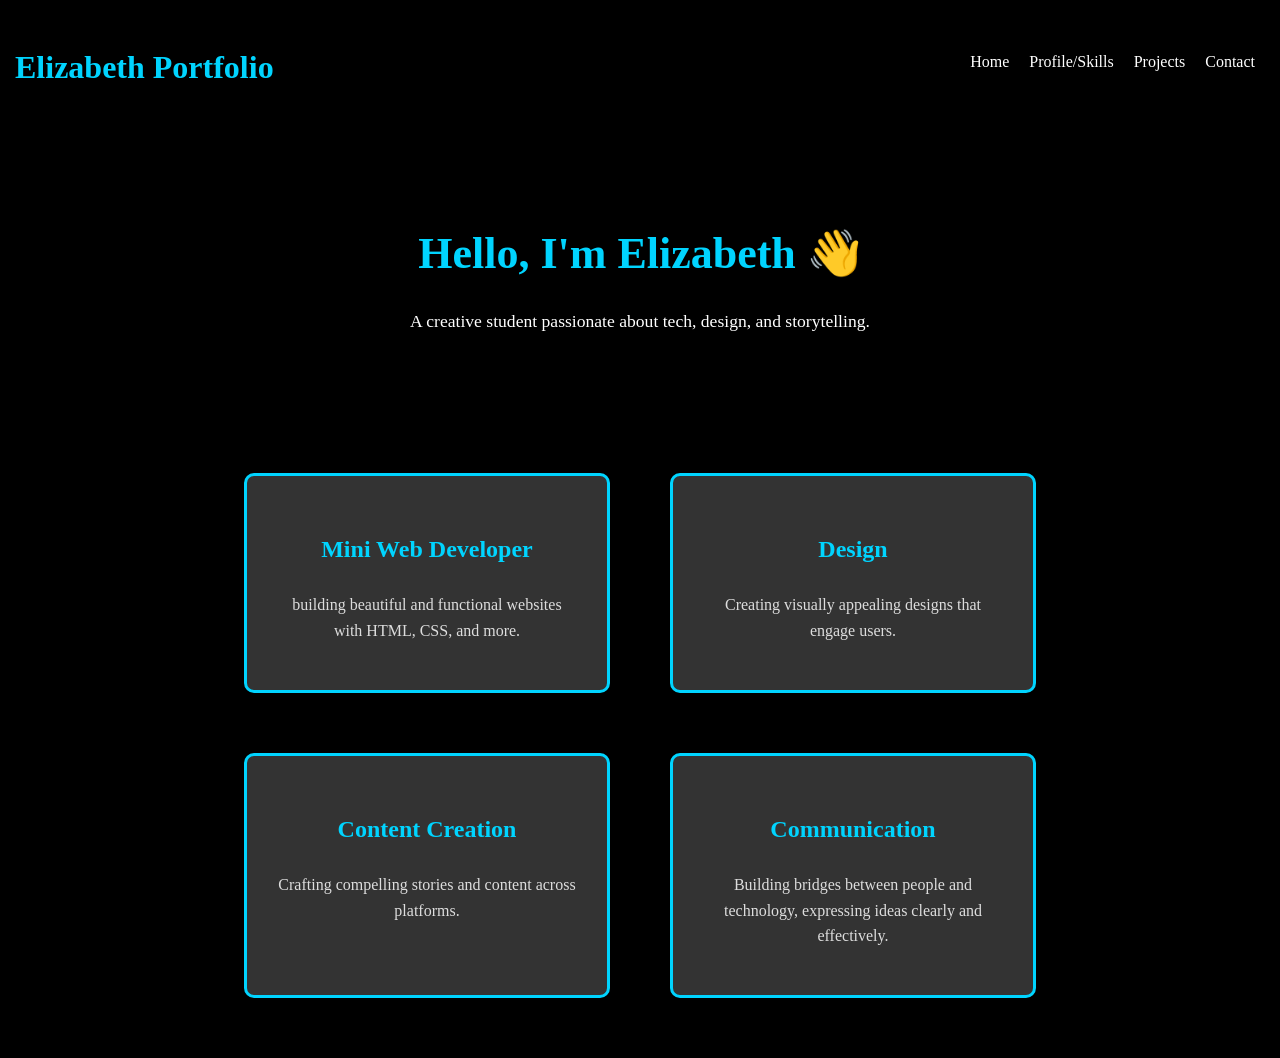
<file: index.html>
<!DOCTYPE html>
<html>
<head>
  <title>Home</title>
  <link rel="stylesheet" href="style.css">
</head>

<body>

<nav>
  <h2>Elizabeth Portfolio</h2>
  <ul>
    <li><a href="index.html">Home</a></li>
    <li><a href="profile.html">Profile/Skills</a></li>
    <li><a href="projects.html">Projects</a></li>
    <li><a href="contact.html">Contact</a></li>
  </ul>
</nav>

<section class="hero">
  <h1>Hello, I'm Elizabeth 👋</h1>
  <p>A creative student passionate about tech, design, and storytelling.</p>
</section>
<section class="home-boxes">
  <div class="box">
    <h3>Mini Web Developer</h3>
    <p>building beautiful and functional websites with HTML, CSS, and more.</p>
  </div>
  <div class="box">
    <h3>Design</h3>
    <p>Creating visually appealing designs that engage users.</p>
  </div>
  <div class="box">
    <h3>Content Creation</h3>
    <p>Crafting compelling stories and content across platforms.</p>
  </div>
  <div class="box">
    <h3>Communication</h3>
    <p>Building bridges between people and technology, expressing ideas clearly and effectively.</p>
  </div>
</section>
</body>
</html>
</file>
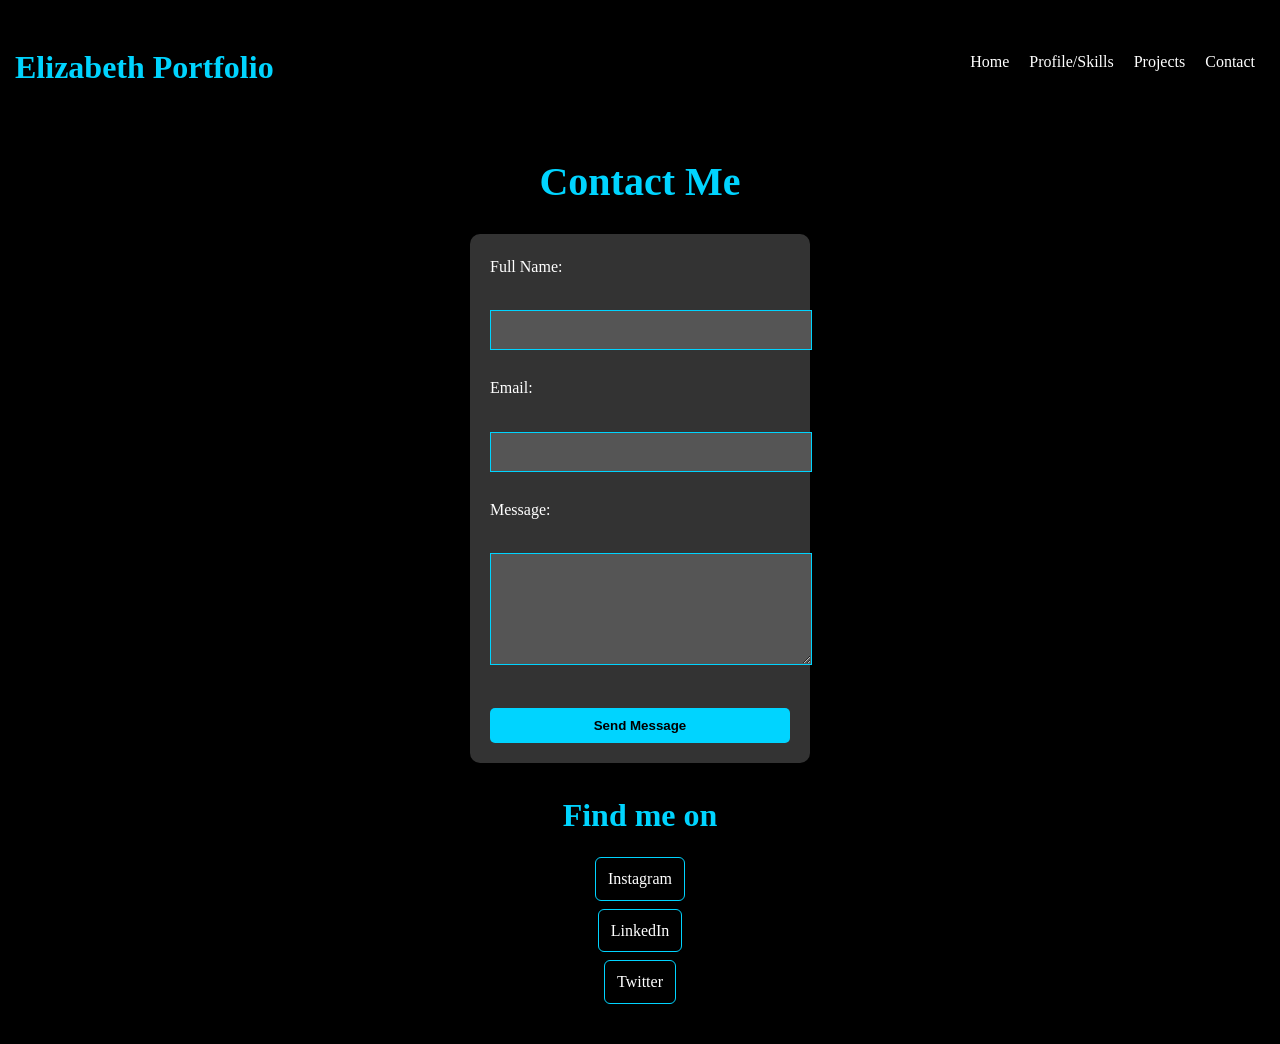
<file: contact.html>
<!DOCTYPE html>
<html>
<head>
  <title>Contact</title>
  <link rel="stylesheet" href="style.css">
</head>

<body>

<nav>
  <h2>Elizabeth Portfolio</h2>
  <ul>
    <li><a href="index.html">Home</a></li>
    <li><a href="profile.html">Profile/Skills</a></li>
    <li><a href="projects.html">Projects</a></li>
    <li><a href="contact.html">Contact</a></li>
  </ul>
</nav>

<h1 style="text-align:center;">Contact Me</h1>

<form>
  <label>Full Name:</label><br>
  <input type="text" required><br><br>

  <label>Email:</label><br>
  <input type="email" required><br><br>

  <label>Message:</label><br>
  <textarea rows="5" required></textarea><br><br>

  <button type="submit">Send Message</button>
</form>

<div class="social-links">
  <h2>Find me on</h2>
  <ul>
    <li><a href="https://www.instagram.com/yourusername" target="_blank" rel="noopener noreferrer">Instagram</a></li>
    <li><a href="https://www.linkedin.com/in/elizabeth-peter-b668203a7" target="_blank" rel="noopener noreferrer">LinkedIn</a></li>
    <li><a href="https://twitter.com/yourusername" target="_blank" rel="noopener noreferrer">Twitter</a></li>
  </ul>
</div>

</body>
</html>
</file>
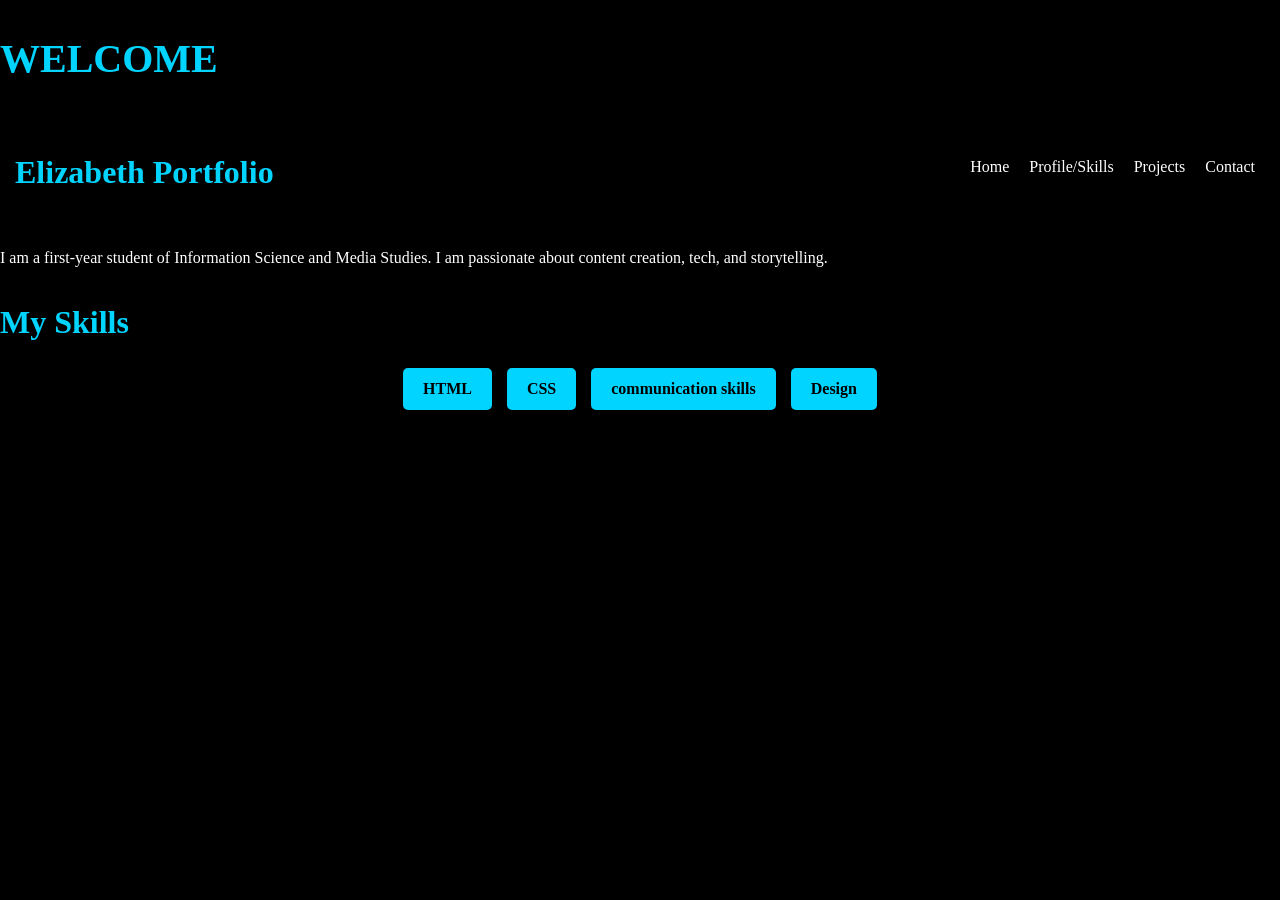
<file: profile.html>
<!DOCTYPE html>
<html>
<head>
  <title>Profile</title>
  <link rel="stylesheet" href="style.css">
</head>

<body>
<header class="banner">
  <h1>WELCOME</h1>
</header> 

<nav>
  <h2>Elizabeth Portfolio</h2>
  <ul>
    <li><a href="index.html">Home</a></li>
    <li><a href="profile.html">Profile/Skills</a></li>
    <li><a href="projects.html">Projects</a></li>
    <li><a href="contact.html">Contact</a></li>
  </ul>
</nav>

<section>
  
  <p>
    I am a first-year student of Information Science and Media Studies.
    I am passionate about content creation, tech, and storytelling.
  </p>

  <h2>My Skills</h2>
  <div class="skills-container">
    <button class="skill-btn">HTML</button>
    <button class="skill-btn">CSS</button>    
    <button class="skill-btn">communication skills</button>
    <button class="skill-btn">Design</button>
  </div>
</section>

</body>
</html>
</file>
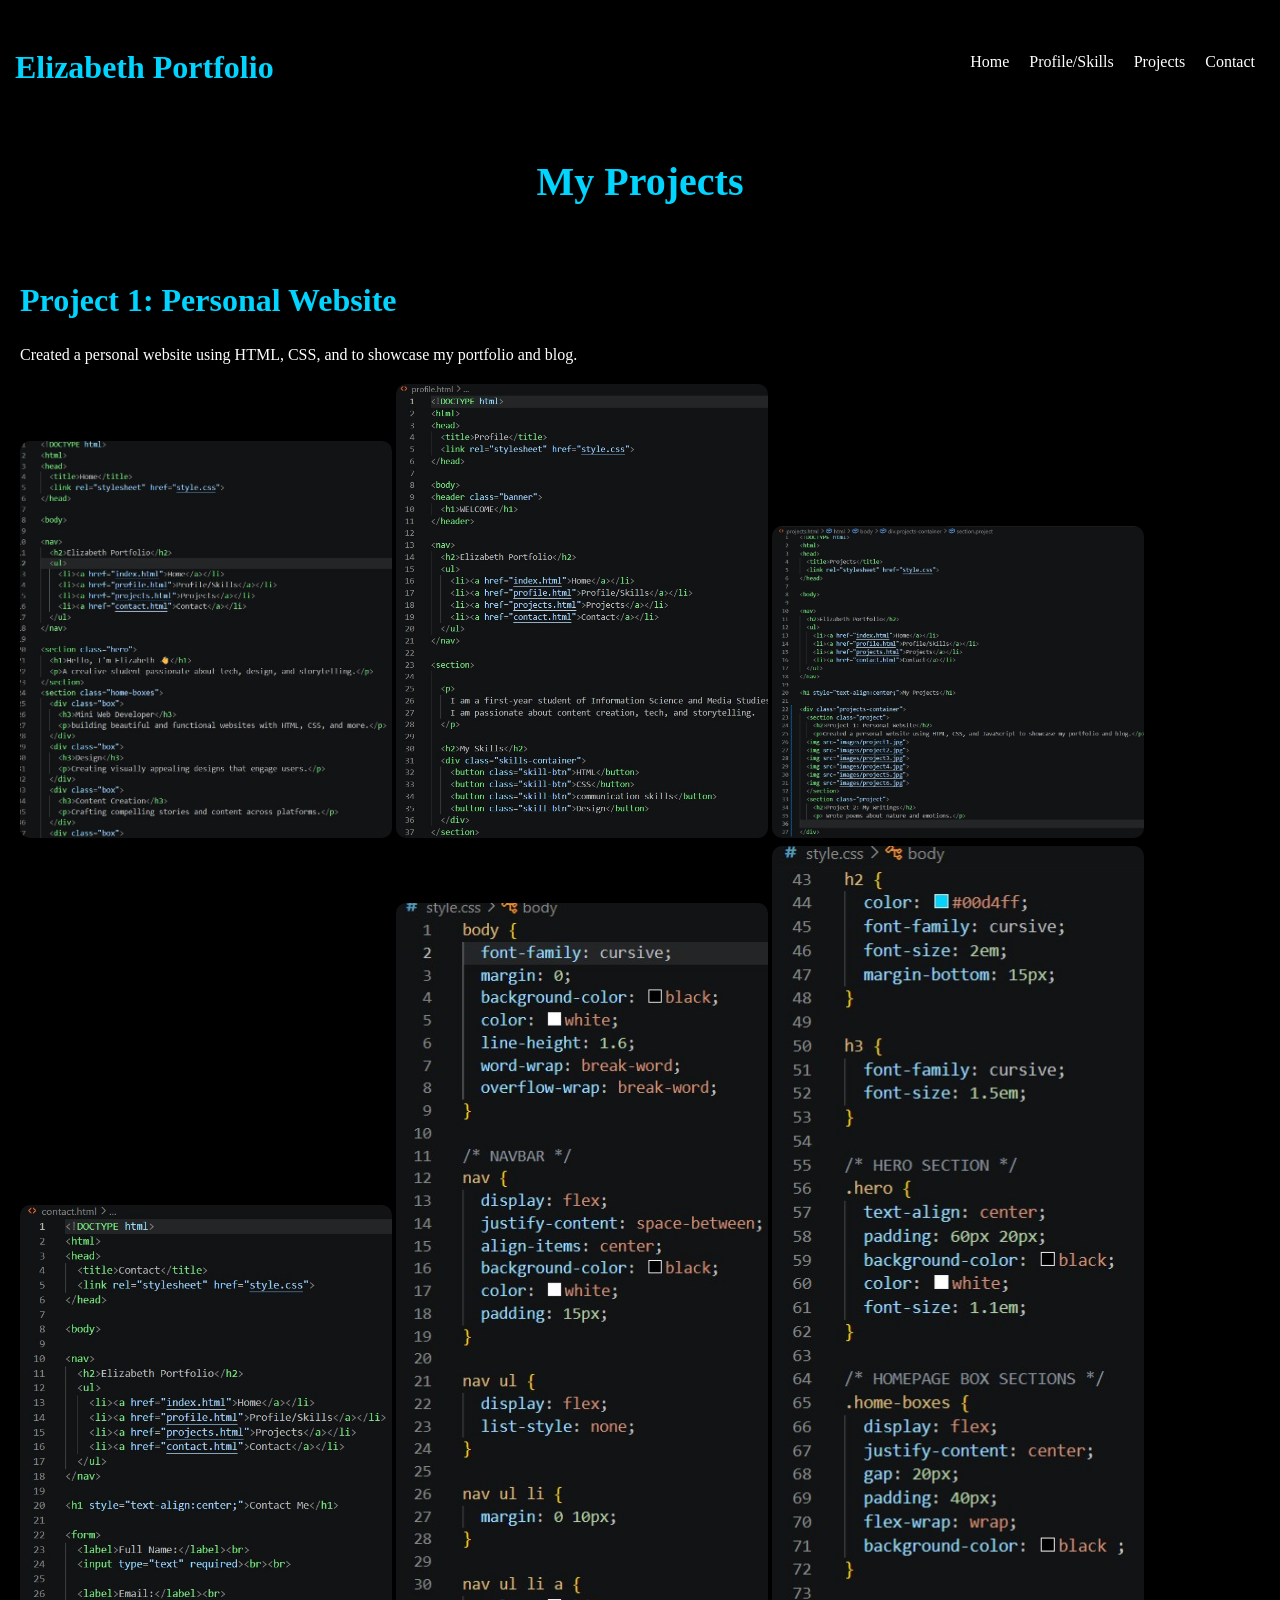
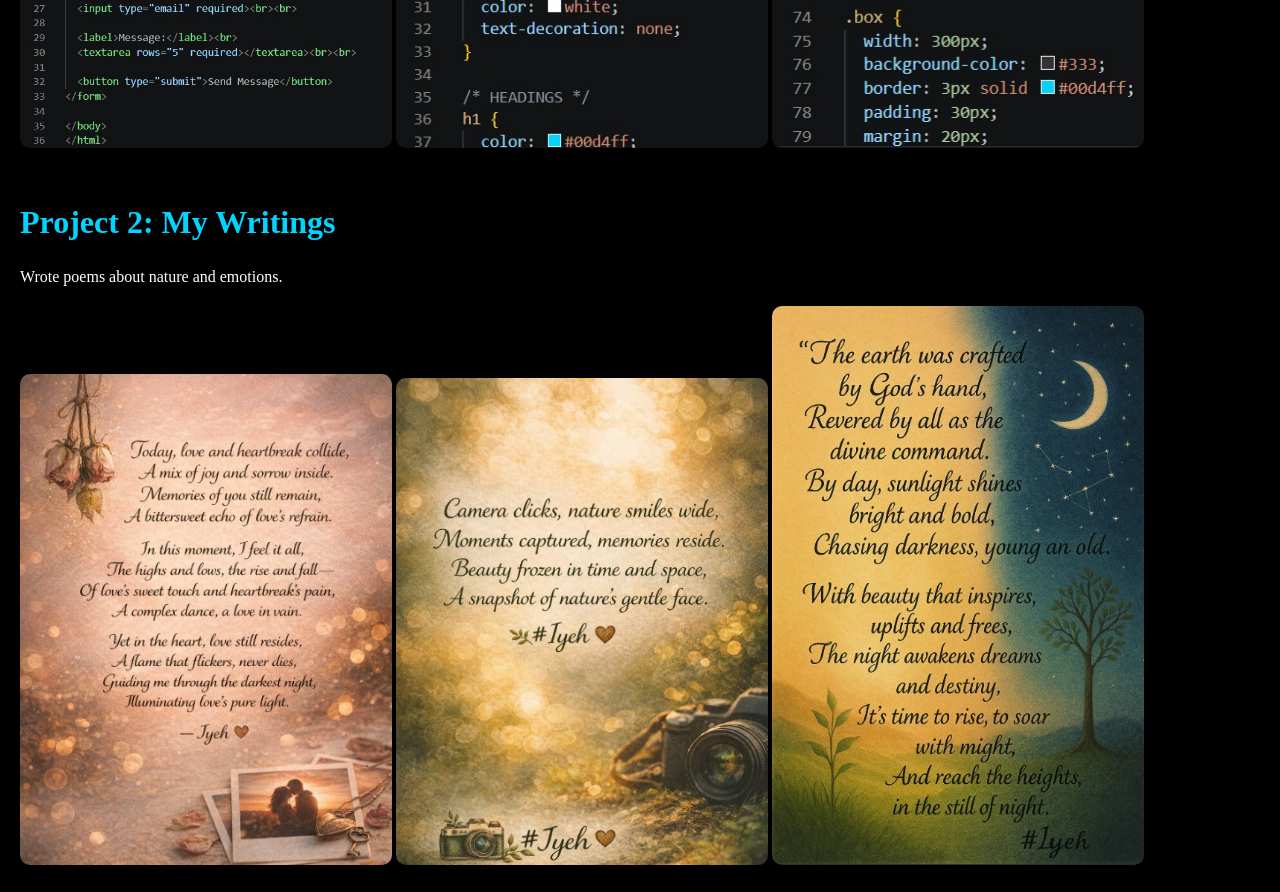
<file: projects.html>
<!DOCTYPE html>
<html>
<head>
  <title>Projects</title>
  <link rel="stylesheet" href="style.css">
</head>

<body>

<nav>
  <h2>Elizabeth Portfolio</h2>
  <ul>
    <li><a href="index.html">Home</a></li>
    <li><a href="profile.html">Profile/Skills</a></li>
    <li><a href="projects.html">Projects</a></li>
    <li><a href="contact.html">Contact</a></li>
  </ul>
</nav>

<h1 style="text-align:center;">My Projects</h1>

<div class="projects-container">
  <section class="project">
    <h2>Project 1: Personal Website</h2>
    <p>Created a personal website using HTML, CSS, and to showcase my portfolio and blog.</p>
  <img src="images/project1.jpg">
  <img src="images/project2.jpg">
  <img src="images/project3.jpg">
  <img src="images/project4.jpg">
  <img src="images/project5.jpg">
  <img src="images/project6.jpg">
  </section>
  <section class="project">
    <h2>Project 2: My Writings</h2>
    <p> Wrote poems about nature and emotions.</p>
  <img src="images/poem1.jpg">
  <img src="images/poem2.jpg">
  <img src="images/poem3.jpg">
  
</div>

</body>
</html>
</file>
<file: style.css>
body {
  font-family: cursive;
  margin: 0;
  background-color: black;
  color: white;
  line-height: 1.6;
  word-wrap: break-word;
  overflow-wrap: break-word;
}

/* NAVBAR */
nav {
  display: flex;
  justify-content: space-between;
  align-items: center;
  background-color: black;
  color: white;
  padding: 15px;
}

nav ul {
  display: flex;
  list-style: none;
}

nav ul li {
  margin: 0 10px;
}

nav ul li a {
  color: white;
  text-decoration: none;
}

/* HEADINGS */
h1 {
  color: #00d4ff;
  font-family: cursive;
  font-size: 2.5em;
  margin-bottom: 15px;
}

h2 {
  color: #00d4ff;
  font-family: cursive;
  font-size: 2em;
  margin-bottom: 15px;
}

h3 {
  font-family: cursive;
  font-size: 1.5em;
}

/* HERO SECTION */
.hero {
  text-align: center;
  padding: 60px 20px;
  background-color: black;
  color: white;
  font-size: 1.1em;
}

/* HOMEPAGE BOX SECTIONS */
.home-boxes {
  display: flex;
  justify-content: center;
  gap: 20px;
  padding: 40px;
  flex-wrap: wrap;
  background-color: black ;
}

.box {
  width: 300px;
  background-color: #333;
  border: 3px solid #00d4ff;
  padding: 30px;
  margin: 20px;
  border-radius: 10px;
  text-align: center;
  color: white;
  font-family: cursive;
  font-size: 1em;
  line-height: 1.6;
}
  

.box h3 {
  color: #00d4ff;
}

.box p {
  color: #ddd;
}

/* PROFILE SECTION */
.profile-section {
  background-color: black;
  color: white;
  padding: 40px 20px;
  max-width: 800px;
  margin: 0 auto;
  font-family: cursive;
  font-size: 1.1em;
  line-height: 1.8;
}

.profile-section h2 {
  color: #00d4ff;
}

.skills-container {
  display: flex;
  flex-wrap: wrap;
  gap: 15px;
  margin-top: 20px;
  justify-content: center;
}

.skill-btn {
  background-color: #00d4ff;
  color: black;
  border: none;
  padding: 12px 20px;
  border-radius: 5px;
  cursor: pointer;
  font-size: 16px;
  font-weight: bold;
  font-family: cursive;
  transition: all 0.3s ease;
}

.skill-btn:hover {
  background-color: #0099cc;
  transform: scale(1.05);
}

/* PROJECTS FLEXBOX */
.projects-container {
  display: flex;
  flex-wrap: wrap;
  justify-content: center;
  gap: 15px;
  padding: 20px;
  background-color: black;
}

.projects-container img {
  width: 30%;
  border-radius: 10px;
}

/* FORM */
form {
  width: 300px;
  margin: 20px auto;
  background: #333;
  padding: 20px;
  border-radius: 10px;
  color: white;
  font-family: cursive;
  font-size: 1em;
}

form label {
  color: white;
  font-family: cursive;
  display: block;
  margin-bottom: 5px;
}

input, textarea {
  width: 100%;
  padding: 10px;
  background-color: #555;
  color: white;
  font-family: cursive;
  font-size: 1em;
  border: 1px solid #00d4ff;
}

form button {
  background-color: #00d4ff;
  color: black;
  border: none;
  padding: 10px 20px;
  border-radius: 5px;
  cursor: pointer;
  font-weight: bold;
  width: 100%;
  margin-top: 10px;
}

/* SOCIAL LINKS */
.social-links {
  width: 300px;
  margin: 0 auto 40px;
  text-align: center;
}

.social-links h2 {
  color: #00d4ff;
  margin-bottom: 15px;
}

.social-links ul {
  list-style: none;
  padding: 0;
}

.social-links li {
  margin: 8px 0;
}

.social-links a {
  color: white;
  text-decoration: none;
  border: 1px solid #00d4ff;
  padding: 8px 12px;
  border-radius: 6px;
  display: inline-block;
  transition: background-color 0.2s ease;
}

.social-links a:hover {
  background-color: #00d4ff;
  color: black;
}

/* SOCIAL LINKS */
.social-links {
  width: 300px;
  margin: 0 auto 40px;
  text-align: center;
}

.social-links h2 {
  color: #00d4ff;
  margin-bottom: 15px;
}

.social-links ul {
  list-style: none;
  padding: 0;
}

.social-links li {
  margin: 8px 0;
}

.social-links a {
  color: white;
  text-decoration: none;
  border: 1px solid #00d4ff;
  padding: 8px 12px;
  border-radius: 6px;
  display: inline-block;
  transition: background-color 0.2s ease;
}

.social-links a:hover {
  background-color: #00d4ff;
  color: black;
}

/* RESPONSIVE DESIGN */
@media (max-width: 768px) {

  .projects-container img {
    width: 100%;
  }

  nav {
    flex-direction: column;
  }

  .home-boxes {
    flex-direction: column;
    align-items: center;
  }
}
</file>
